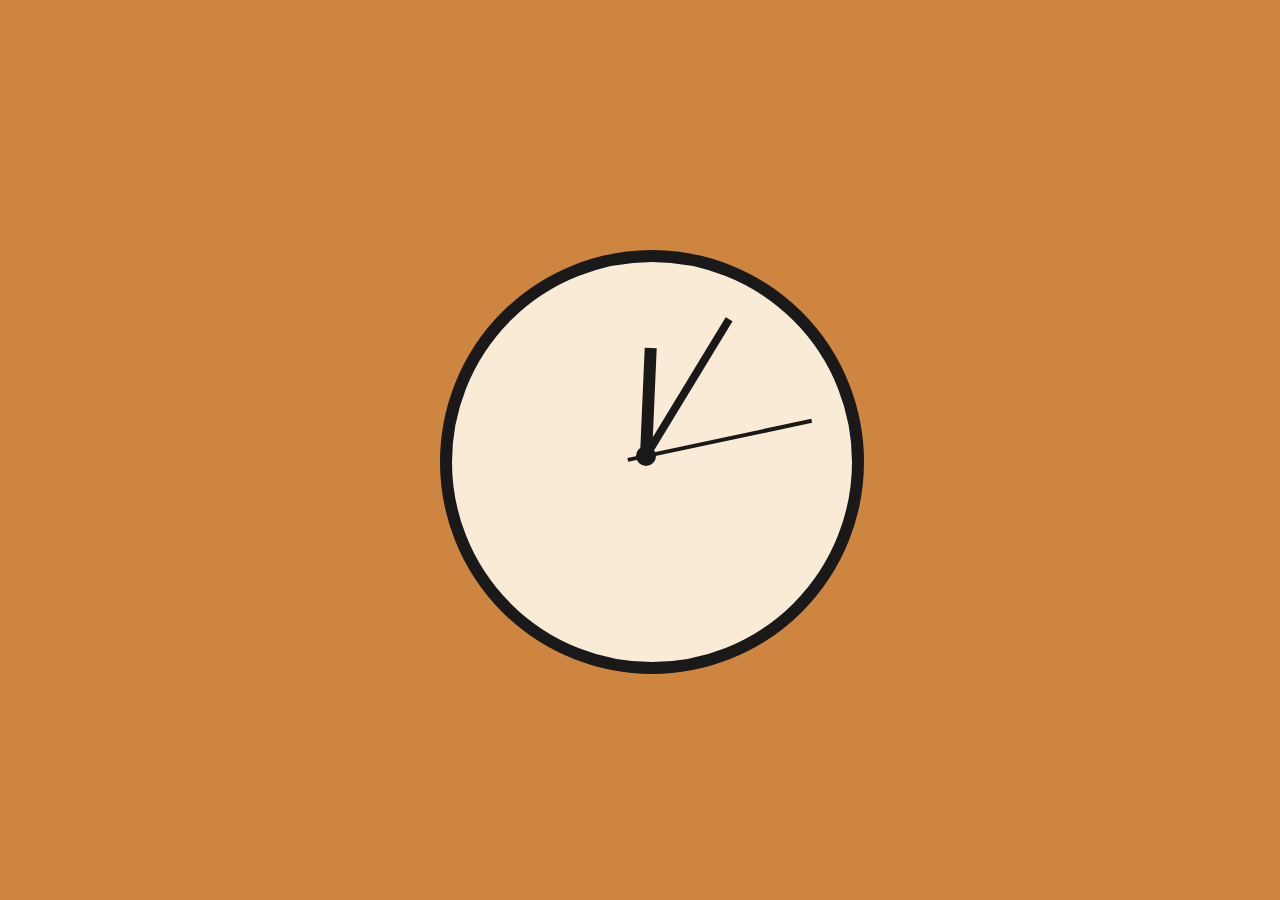
<file: clock/index.html>
<!DOCTYPE html>
<html lang="en">
<head>
    <link rel="stylesheet" href="clock.css">
    <meta charset="UTF-8">
    <title>Clock - by alexsalomon</title>
</head>
<body>
    <section class="main">
        <div class="clock">
            <div class="clock__face">
                <div class="clock__middle-circle"></div>
                <div class="clock__hand clock__hand--hour"></div>
                <div class="clock__hand clock__hand--minute"></div>
                <div class="clock__hand clock__hand--second"></div>
            </div>
        </div>
    </section>

    <script type="text/javascript" src="clock.js"></script>
</body>
</html>
</file>
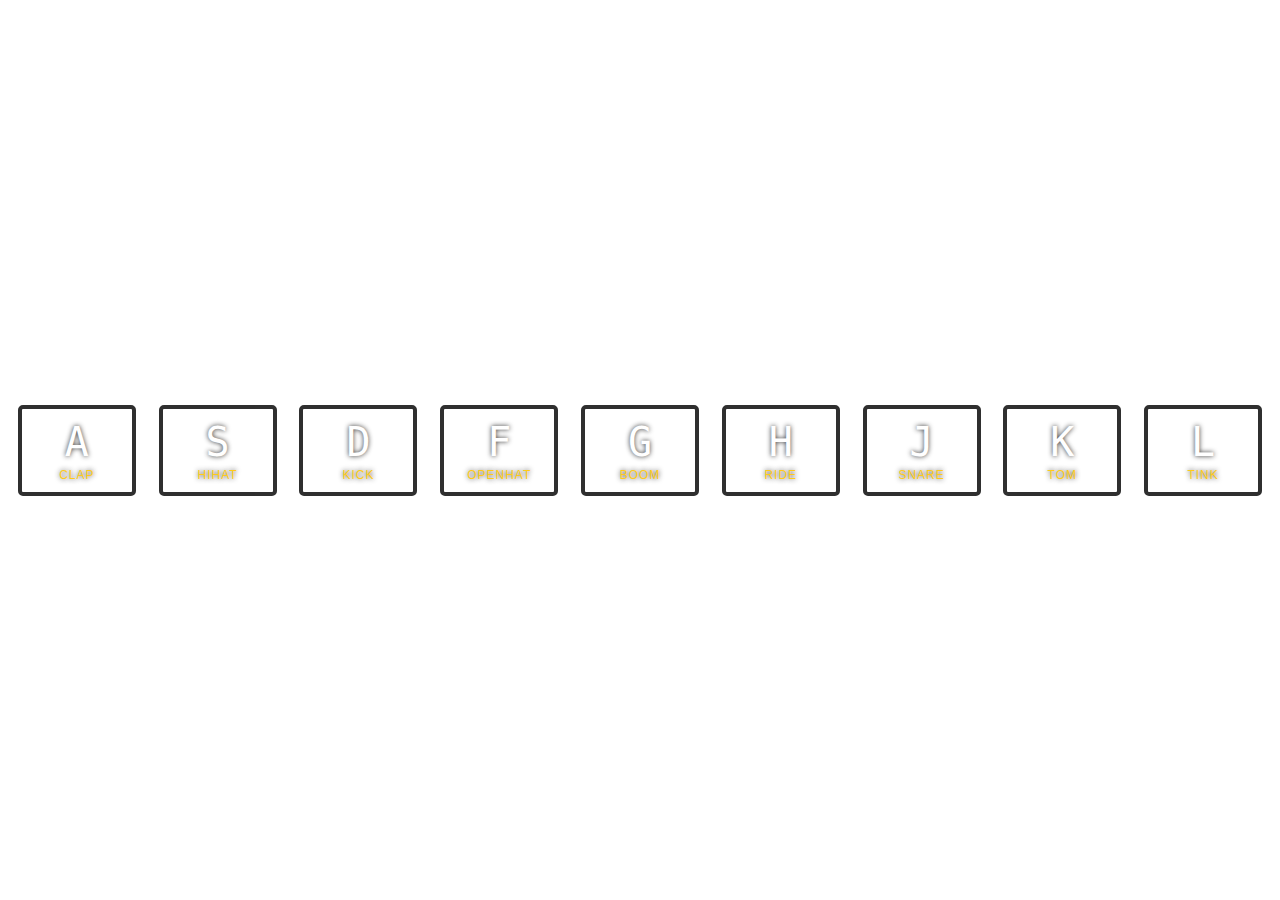
<file: drumkit/index.html>
<!DOCTYPE html>
<html lang="en">
<head>
    <link rel="stylesheet" href="drumkit.css">
    <meta charset="UTF-8">
    <title>Drum Kit - by alexsalomon</title>
</head>
<body>
<section class="drumkit">
    <div class="drumkit__key-box" data-key="KeyA">
        <kbd class="drumkit__key">A</kbd>
        <span class="drumkit__key-sound">clap</span>
    </div>
    <div class="drumkit__key-box" data-key="KeyS">
        <kbd class="drumkit__key">S</kbd>
        <span class="drumkit__key-sound">hihat</span>
    </div>
    <div class="drumkit__key-box" data-key="KeyD">
        <kbd class="drumkit__key">D</kbd>
        <span class="drumkit__key-sound">kick</span>
    </div>
    <div class="drumkit__key-box" data-key="KeyF">
        <kbd class="drumkit__key">F</kbd>
        <span class="drumkit__key-sound">openhat</span>
    </div>
    <div class="drumkit__key-box" data-key="KeyG">
        <kbd class="drumkit__key">G</kbd>
        <span class="drumkit__key-sound">boom</span>
    </div>
    <div class="drumkit__key-box" data-key="KeyH">
        <kbd class="drumkit__key">H</kbd>
        <span class="drumkit__key-sound">ride</span>
    </div>
    <div class="drumkit__key-box" data-key="KeyJ">
        <kbd class="drumkit__key">J</kbd>
        <span class="drumkit__key-sound">snare</span>
    </div>
    <div class="drumkit__key-box" data-key="KeyK">
        <kbd class="drumkit__key">K</kbd>
        <span class="drumkit__key-sound">tom</span>
    </div>
    <div class="drumkit__key-box" data-key="KeyL">
        <kbd class="drumkit__key">L</kbd>
        <span class="drumkit__key-sound">tink</span>
    </div>

    <audio data-key="KeyA" src="sounds/clap.wav"></audio>
    <audio data-key="KeyS" src="sounds/hihat.wav"></audio>
    <audio data-key="KeyD" src="sounds/kick.wav"></audio>
    <audio data-key="KeyF" src="sounds/openhat.wav"></audio>
    <audio data-key="KeyG" src="sounds/boom.wav"></audio>
    <audio data-key="KeyH" src="sounds/ride.wav"></audio>
    <audio data-key="KeyJ" src="sounds/snare.wav"></audio>
    <audio data-key="KeyK" src="sounds/tom.wav"></audio>
    <audio data-key="KeyL" src="sounds/tink.wav"></audio>
</section>

<script type="text/javascript" src="drumkit.js"></script>
</body>
</html>
</file>
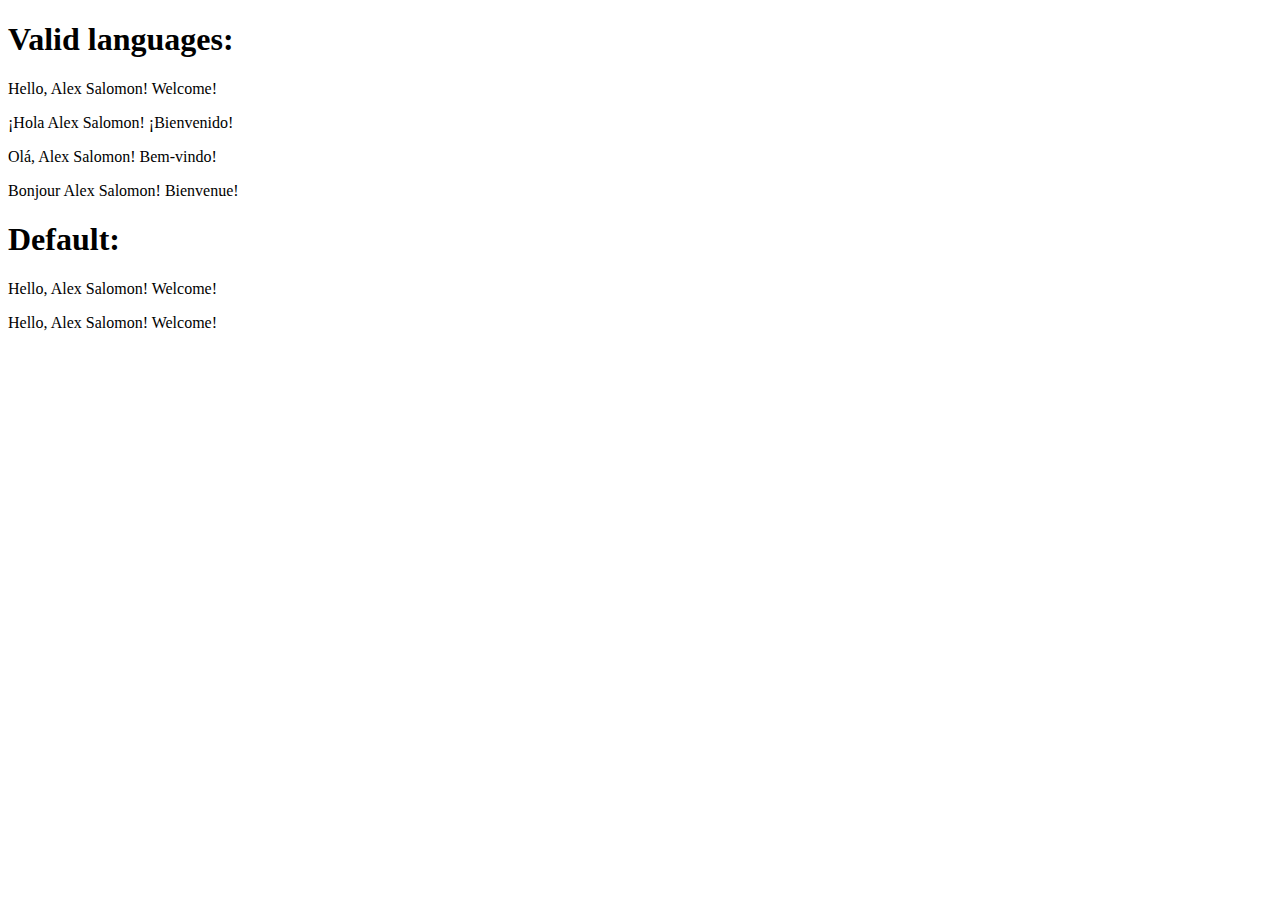
<file: greetr/index.html>
<!DOCTYPE html>
<html lang="en">
<head>
    <meta charset="UTF-8">
    <title>Greetr</title>
</head>
<body>
    <h1>Valid languages:</h1>
    <p data-greetr="en"></p>
    <p data-greetr="es"></p>
    <p data-greetr="pt"></p>
    <p data-greetr="fr"></p>

    <h1>Default:</h1>
    <p data-greetr=""></p>
    <p data-greetr></p>

    <script type="text/javascript" src="greetr.js"></script>
    <script type="text/javascript" src="app.js"></script>
</body>
</html>
</file>
<file: clock/clock.css>
html,
body {
    width: 100%;
    height: 100%;
    margin: 0;
    padding: 0;
    background-color: peru;
    font-size: 10px;
}

.main {
    width: 100%;
    height: 100%;
    display: flex;
    align-items: center;
    justify-content: center;
}

.clock {
    position: relative;
    width: 40rem;
    height: 40rem;
}

.clock__face {
    width: 100%;
    height: 100%;
    background-color: antiquewhite;
    border: 1.2rem solid #191919;
    border-radius: 50%;
}

.clock__middle-circle {
    position: absolute;
    top: 49%;
    left: 49%;
    width: 5%;
    height: 5%;
    border-radius: 50%;
    background-color: #191919;
}

.clock__hand {
    position: absolute;
    background-color: #191919;
    transform: rotate(90deg);
    transition: all 0.05s;
    transition-timing-function: cubic-bezier(0.1, 2.7, 0.58, 1);
}

.clock__hand--second {
    width: 47%;
    left: 9.2%;
    height: 1%;
    top: 51%;
    transform-origin: 90%;
}

.clock__hand--minute {
    width: 40%;
    left: 11.5%;
    height: 2%;
    top: 50.5%;
    transform-origin: right;
}

.clock__hand--hour {
    width: 27%;
    left: 24.5%;
    height: 3%;
    top: 50%;
    transform-origin: right;
}
</file>
<file: drumkit/drumkit.css>
html {
    font-size: 10px;
    background: url(http://i.imgur.com/b9r5sEL.jpg) bottom center;
    background-size: cover;
}

html,
body {
    display: flex;
    justify-content: center;
    align-items: center;
    margin: 0;
    padding: 0;
    width: 100%;
    height: 100%;
    font-family: sans-serif;
}

.drumkit__key-box {
    display: inline-block;
    width: 10rem;
    margin: 1rem;
    padding: 1rem 0.5rem;
    border: 0.4rem solid #191919;
    border-radius: 0.5rem;
    font-size: 1.5rem;
    color: white;
    text-align: center;
    text-shadow: 0 0 0.5rem #191919;
    opacity: 0.9;
    transition: all 0.07s;
}

.drumkit__key-box--playing {
    transform:scale(1.1);
    border-color: #ffc600;
    box-shadow: 0 0 1rem #ffc600;
}

.drumkit__key {
    display: block;
    font-size: 4rem;
}

.drumkit__key-sound {
    font-size: 1.2rem;
    color: #ffc600;
    letter-spacing: 0.1rem;
    text-transform: uppercase;
}
</file>
